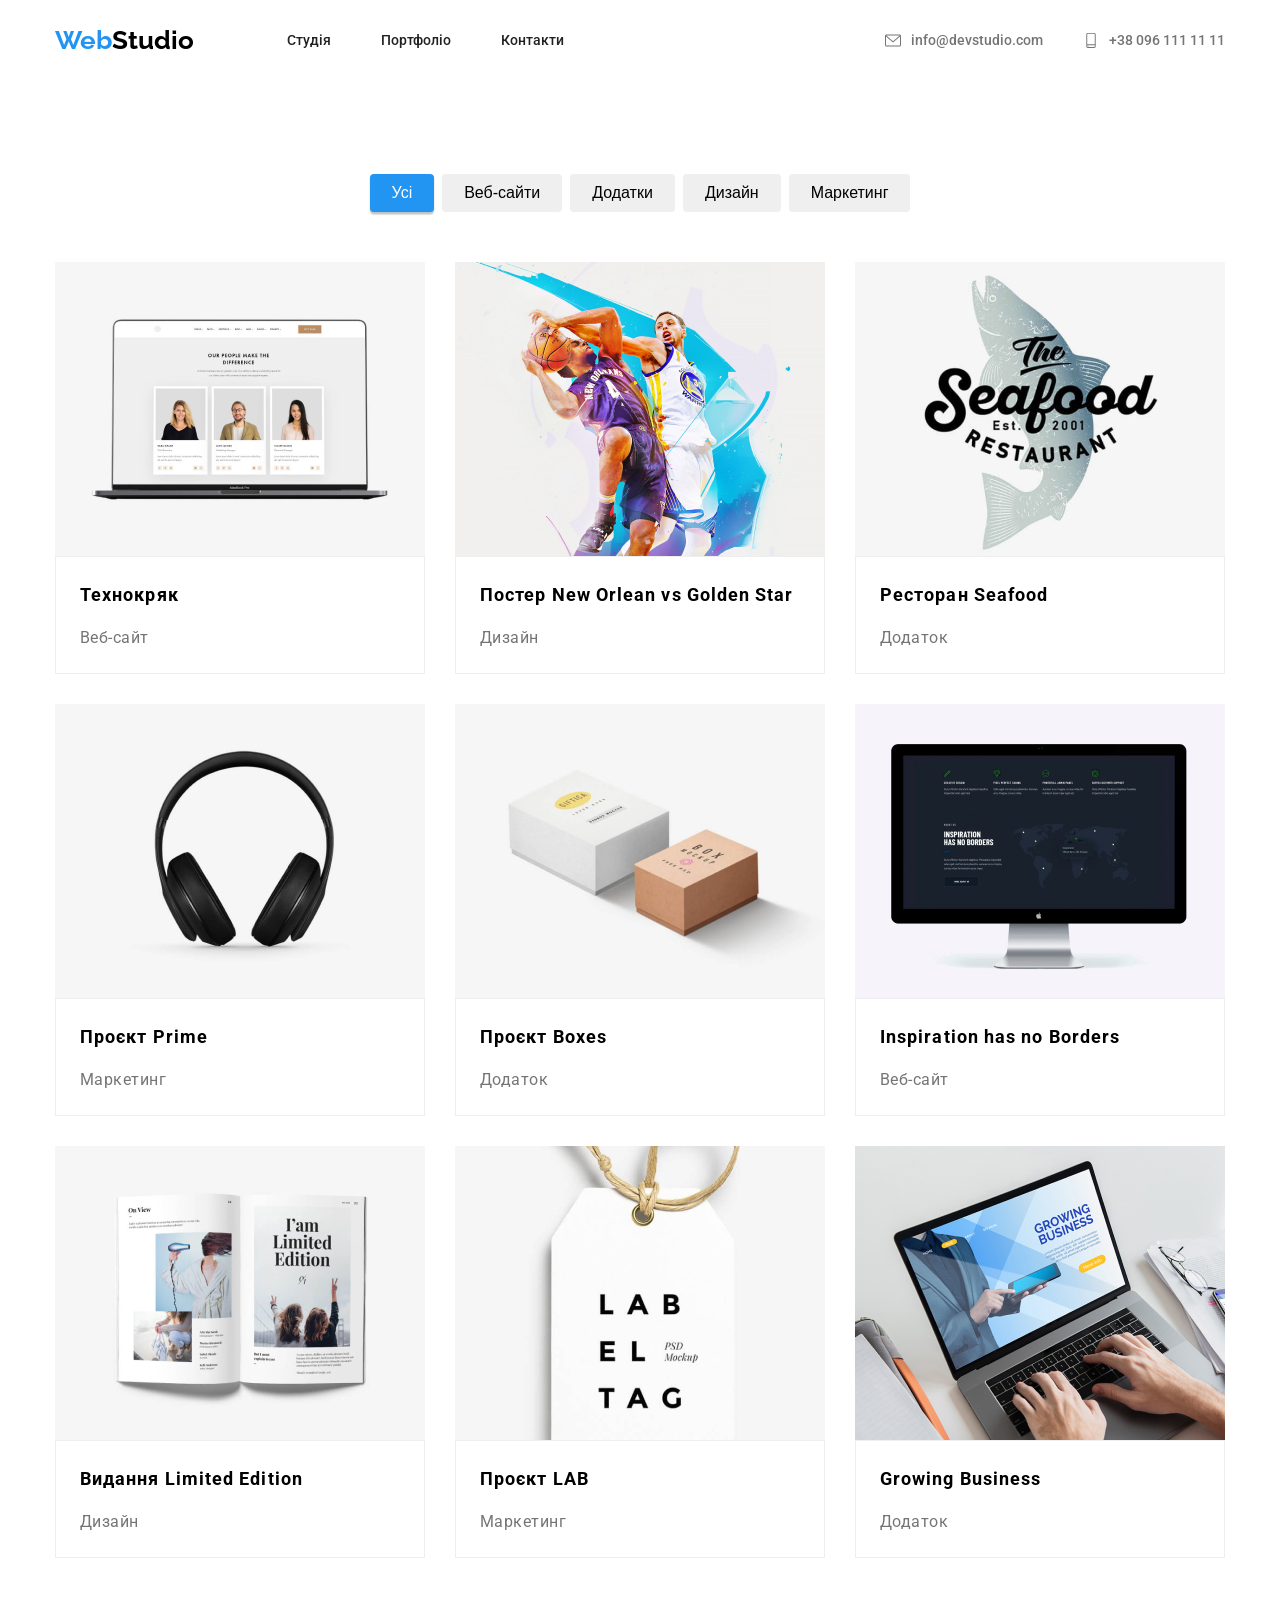
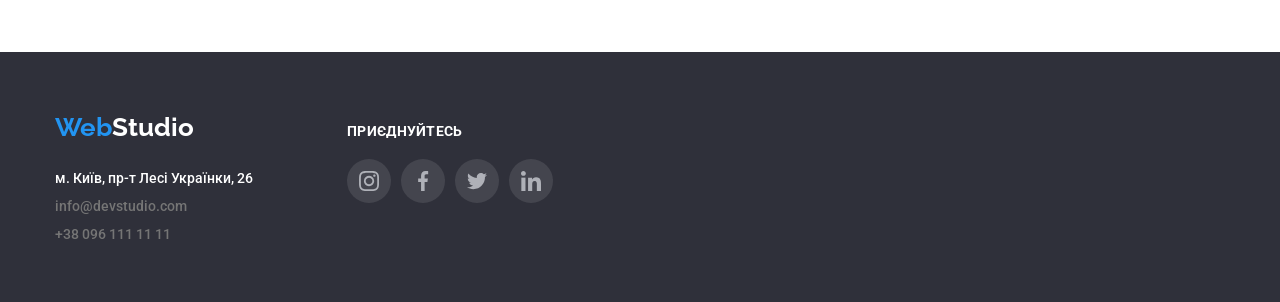
<file: portfolio.html>
<!DOCTYPE html>
<html lang="en">
  <head>
    <meta charset="UTF-8" />
    <meta name="viewport" content="width=device-width, initial-scale=1.0" />
    <title>Portfolio</title>
    <link rel="stylesheet" href="./css/styles.css" />
    <link rel="preconnect" href="https://fonts.googleapis.com" />
    <link rel="preconnect" href="https://fonts.gstatic.com" crossorigin />
    <link
      href="https://fonts.googleapis.com/css2?family=Raleway:ital,wght@0,100..900;1,100..900&family=Roboto:ital,wght@0,100..900;1,100..900&display=swap"
      rel="stylesheet"
    />
  </head>

  <body class="body">
    <header class="header">
      <div class="container">
        <div class="header-content">
          <a class="logo logo-header" href="./index.html">
            <span class="logo-blue">Web</span>Studio
          </a>

          <nav class="nav">
            <ul class="nav-list">
              <li class="nav-item">
                <a class="nav-link" href="./index.html">Студія</a>
              </li>
              <li class="nav-item">
                <a class="nav-link" href="./portfolio.html">Портфоліо</a>
              </li>
              <li class="nav-item">
                <a class="nav-link" href="#contacts">Контакти</a>
              </li>
            </ul>
          </nav>

          <div class="contacts">
            <a class="contacts-link" href="mailto:info@devstudio.com">
              <svg class="contacts-icon">
                <use href="./images/sprite.svg#mail"></use>
              </svg>
              info@devstudio.com
            </a>
            <a class="contacts-link" href="tel:+380961111111">
              <svg class="contacts-icon">
                <use href="./images/sprite.svg#smartphone"></use>
              </svg>
              +38 096 111 11 11
            </a>
          </div>
        </div>
      </div>
    </header>
    
    <main class="main">
      <section class="section portfolio">
        <div class="container">
          <ul class="portfolio-buttons buttons">
            <li class="buttons-item">
              <button class="button button-active" type="button">Усі</button>
            </li>
            <li class="buttons-item">
              <button class="button" type="button">Веб-сайти</button>
            </li>
            <li class="buttons-item">
              <button class="button" type="button">Додатки</button>
            </li>
            <li class="buttons-item">
              <button class="button" type="button">Дизайн</button>
            </li>
            <li class="buttons-item">
              <button class="button" type="button">Маркетинг</button>
            </li>
          </ul>

          <ul class="portfolio-projects projects">
            <li class="projects-item project">
              <img
                class="projects-photo"
                src="./images/projects-1.jpg"
                alt="макбук з фото трьох людей"
              />
              <div class="projects-info">
                <h3 class="projects-name">Технокряк</h3>
                <p class="projects-role">Веб-сайт</p>
              </div>
            </li>

            <li class="projects-item project">
              <img
                class="projects-photo"
                src="./images/projects-2.jpg"
                alt="двоє людей грають в баскетбол"
              />
              <div class="projects-info">
                <h3 class="projects-name">Постер New Orlean vs Golden Star</h3>
                <p class="projects-role">Дизайн</p>
              </div>
            </li>
            <li class="projects-item">
              <img
                class="projects-photo"
                src="./images/projects-3.jpg"
                alt="лого ресторану"
              />

              <div class="projects-info">
                <h3 class="projects-name">Ресторан Seafood</h3>
                <p class="projects-role">Додаток</p>
              </div>
            </li>
            <li class="projects-item">
              <img
                class="projects-photo"
                src="./images/projects-4.jpg"
                alt="чорні навушники"
              />

              <div class="projects-info">
                <h3 class="projects-name">Проєкт Prime</h3>
                <p class="projects-role">Маркетинг</p>
              </div>
            </li>
            <li class="projects-item">
              <img
                class="projects-photo"
                src="./images/projects-5.jpg"
                alt="дві коробки"
              />

              <div class="projects-info">
                <h3 class="projects-name">Проєкт Boxes</h3>
                <p class="projects-role">Додаток</p>
              </div>
            </li>
            <li class="projects-item">
              <img
                class="projects-photo"
                src="./images/projects-6.jpg"
                alt="монітор"
              />

              <div class="projects-info">
                <h3 class="projects-name">Inspiration has no Borders</h3>
                <p class="projects-role">Веб-сайт</p>
              </div>
            </li>
            <li class="projects-item">
              <img
                class="projects-photo"
                src="./images/projects-7.jpg"
                alt="відкрита книга"
              />

              <div class="projects-info">
                <h3 class="projects-name">Видання Limited Edition</h3>
                <p class="projects-role">Дизайн</p>
              </div>
            </li>
            <li class="projects-item">
              <img
                class="projects-photo"
                src="./images/projects-8.jpg"
                alt="тег прроекту лаб"
              />

              <div class="projects-info">
                <h3 class="projects-name">Проєкт LAB</h3>
                <p class="projects-role">Маркетинг</p>
              </div>
            </li>
            <li class="projects-item">
              <img
                class="projects-photo"
                src="./images/projects-9.jpg"
                alt="робота за ноутбуком"
              />

              <div class="projects-info">
                <h3 class="projects-name">Growing Business</h3>
                <p class="projects-role">Додаток</p>
              </div>
            </li>
          </ul>
        </div>
      </section>
    </main>

    <footer class="footer">
      <div class="container">
        <div class="footer-flex-container">
          <div class="footer-contacts">
            <a class="logo logo-footer" href="./index.html">
              <span class="logo-blue">Web</span>Studio
            </a>

            <address class="contacts contacts-footer">
              <a
                class="contacts-link contacts-link-footer contacts-link-address"
                href="https://maps.app.goo.gl/bBohn8ExhnBK9dGDA"
                target="_blank"
              >
                м. Київ, пр-т Лесі Українки, 26
              </a>
              <a
                class="contacts-link contacts-link-footer"
                href="mailto:info@devstudio.com"
              >
                info@devstudio.com
              </a>
              <address
                class="contacts-link contacts-link-footer"
                href="tel:+380961111111"
              >
                +38 096 111 11 11
              </a>
            </address>
          </div>

          <div class="social footer-social">
            <h3 class="social-title">ПРИЄДНУЙТЕСЬ</h3>
            <ul class="social-list">
              <li class="social-item">
                <a href="" class="social-link">
                  <svg class="social-icon">
                    <use href="./images/sprite.svg#instagram" />
                  </svg>
                </a>
              </li>
              <li class="social-item">
                <a href="" class="social-link">
                  <svg class="social-icon">
                    <use href="./images/sprite.svg#facebook" />
                  </svg>
                </a>
              </li>
              <li class="social-item">
                <a href="" class="social-link">
                  <svg class="social-icon">
                    <use href="./images/sprite.svg#twitter" />
                  </svg>
                </a>
              </li>
              <li class="social-item">
                <a href="" class="social-link">
                  <svg class="social-icon">
                    <use href="./images/sprite.svg#linkedin" />
                  </svg>
                </a>
              </li>
            </ul>
          </div>
        </div>
      </div>
    </footer>
  </body>
</html>
</file>
<file: css/styles.css>
@import './blocks/general.css';
@import './blocks/header.css';
@import './blocks/container.css';
@import './blocks/logo.css';
@import './blocks/nav.css';
@import './blocks/contacts.css';
@import './blocks/hero.css';
@import './blocks/buttons.css';
@import './blocks/features.css';
@import './blocks/social.css';
@import './blocks/services.css';
@import './blocks/team.css';
@import './blocks/projects.css';
@import './blocks/footer.css';
@import './blocks/clients.css';
</file>
